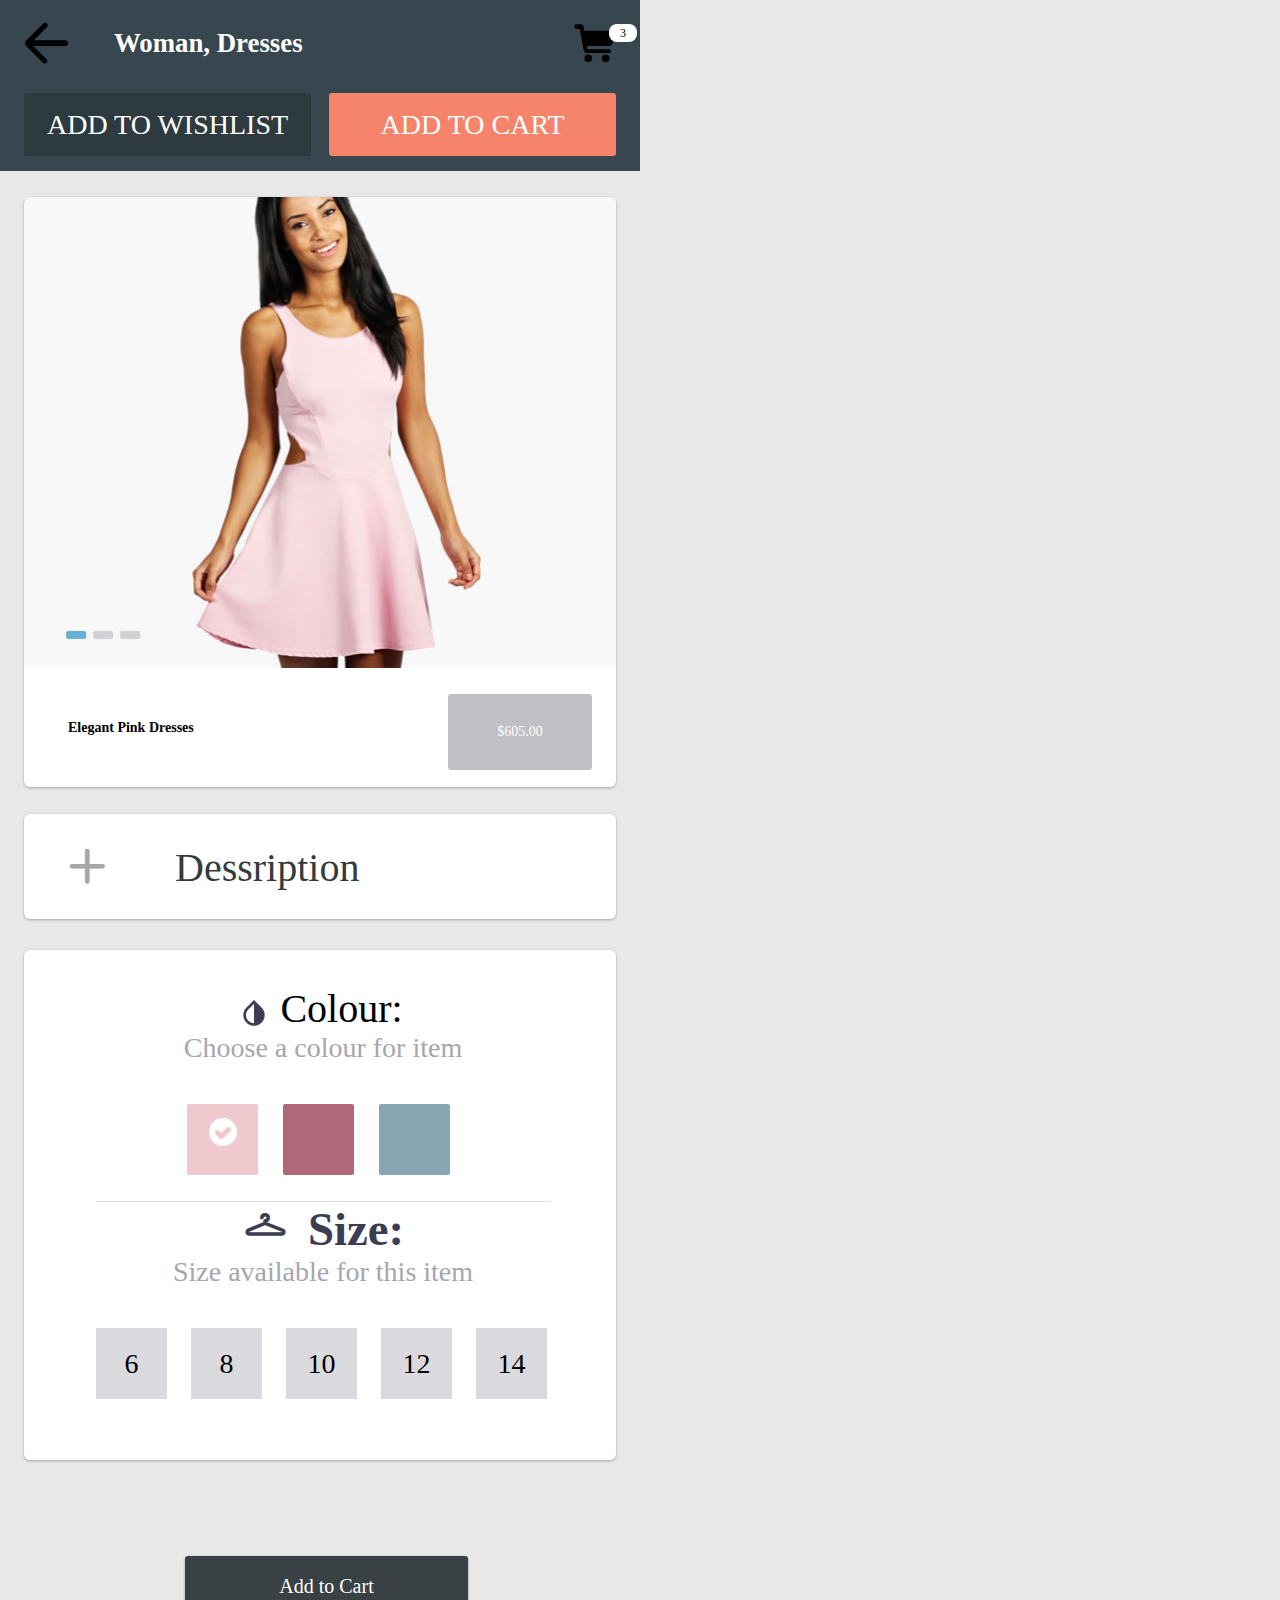
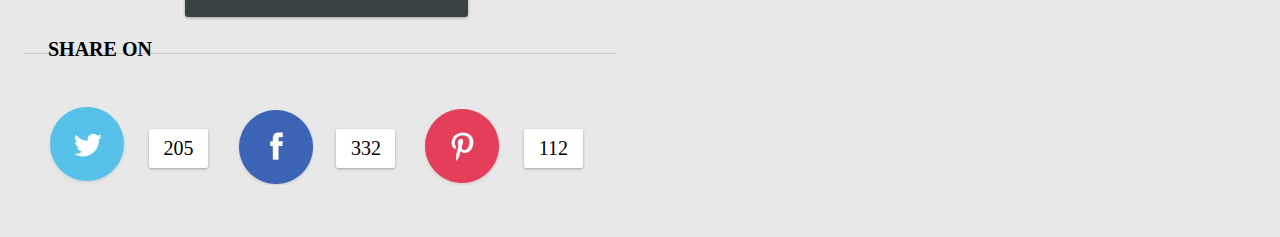
<file: index.html>
<!DOCTYPE html>
<html lang="en">
<head>
     <meta charset="UTF-8">
	<meta name="viewport" content="width=device-width, initial-scale=1.0">
	<meta http-equiv="X-UA-Compatible" content="ie=edge">
	<title>移动端商城</title>
	<link rel="stylesheet" href="css/common.css">
	<link rel="stylesheet" href="css/style.css">
	<link rel="stylesheet" href="font/iconfont.css">
	<script>
		window.onload = window.onresize = function(){
	        var view_width = document.getElementsByTagName('html')[0].getBoundingClientRect().width;
	        var _html = document.getElementsByTagName('html')[0];
	        view_width>640?_html.style.fontSize = 640 / 16 + 'px':_html.style.fontSize = view_width / 16 + 'px';
	    }
	</script>
</head>
<body>
	<!--header begin-->
	<header>
		<div class="top clearfix">
			<span class="iconfont fl">&#xe679;</span>
			<h6 class="fl">Woman, Dresses</h6>
			<span class="iconfont icon-gouwuche2 fr"><i>3</i></span>
		</div>
		<div class="btn cearfix">
			<a href="#" class="btn1 fl">ADD TO WISHLIST</a><a href="#" class="btn2 fr">ADD TO CART</a>
		</div>
	</header>
	<!--header end-->
	<!--content1 begin-->
	<div class="content1">
		<div class="banner">
			<div>
				<img src="images/banner.jpg" alt="">
			</div>
			<div class="bn_text">
				<p class="fl">Elegant Pink Dresses</p>
				<a href="#" class="fr">$605.00</a>
			</div>
		</div>
		<div class="jiahao">
			<p class="iconfont icon-iconjia-copy"><span>Dessription</span></p>
		</div>
	</div>
	<!--content1 end-->
	<!--content2 begin-->
	<div class="content2">
		<div class="shang">
			<img src="images/shuidi.jpg" alt=""><span>Colour:</span>
			<p>Choose a colour for item</p>
			<ul>
				<li class="li1"><img src="images/dui.jpg" alt=""></li>
				<li class="li2"></li>
				<li class="li3"></li>
			</ul>
		</div>
		<div class="xia">
			<h3 class="iconfont">&#xe69a;<span>Size:</span></h3>
			<p>Size available for this item</p>
			<ul>
				<li>6</li>
				<li>8</li>
				<li>10</li>
				<li>12</li>
				<li class="li4">14</li>
			</ul>
		</div>
	</div>
	<!--content2 end-->
	<!--content3 begin-->
	<div class="content3">
		<div class="a1">
			<a href="#" class="btn">Add to Cart</a>
		</div>
	</div>
	<!--content3 end-->
	<!--footer begin-->
	<footer>
		<h3>SHARE ON</h3>
		<ul>
			<li>
				<img src="images/a1.jpg" alt="">
				<span>205</span>
			</li>
			<li>
				<img src="images/a2.jpg" alt="">
				<span>332</span>
			</li>
			<li>
				<img src="images/a3.jpg" alt="">
				<span>112</span>
			</li>
		</ul>
	</footer>
	<!--footer end-->
</body>
</html>
</file>
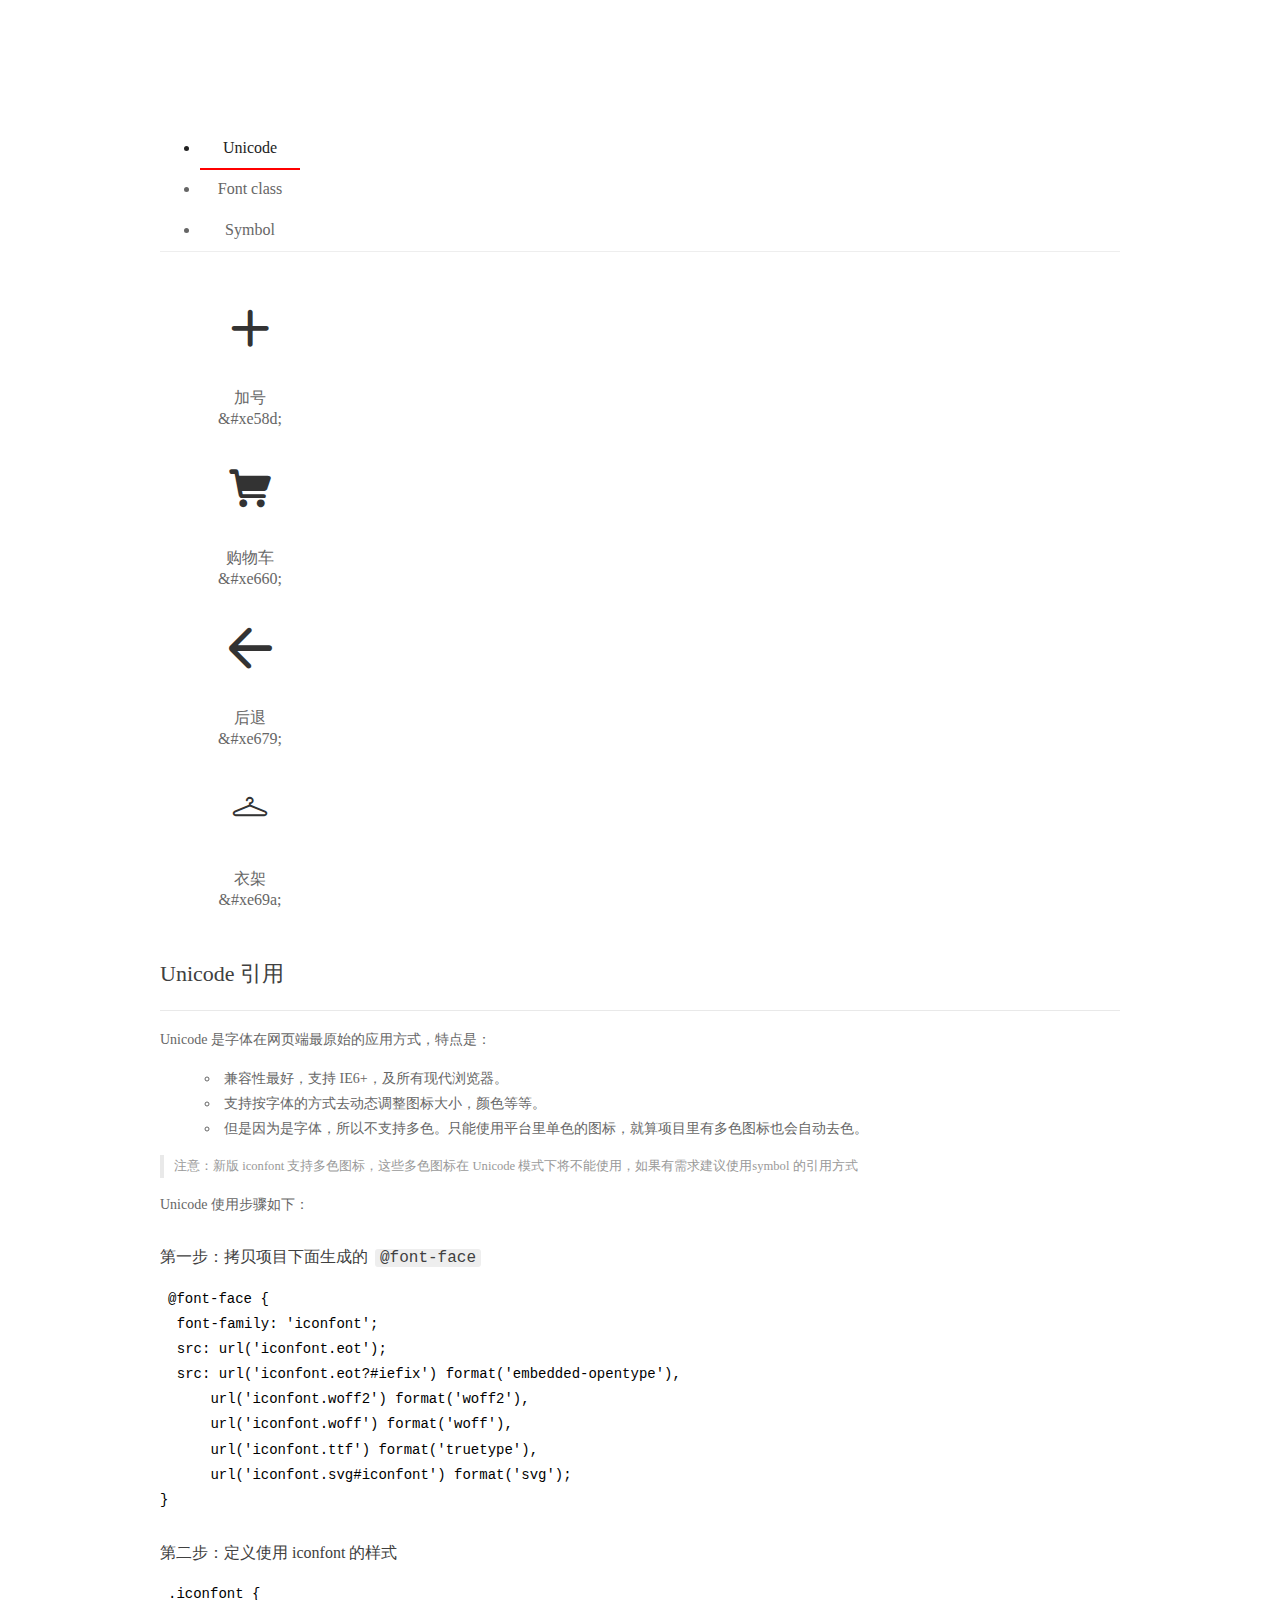
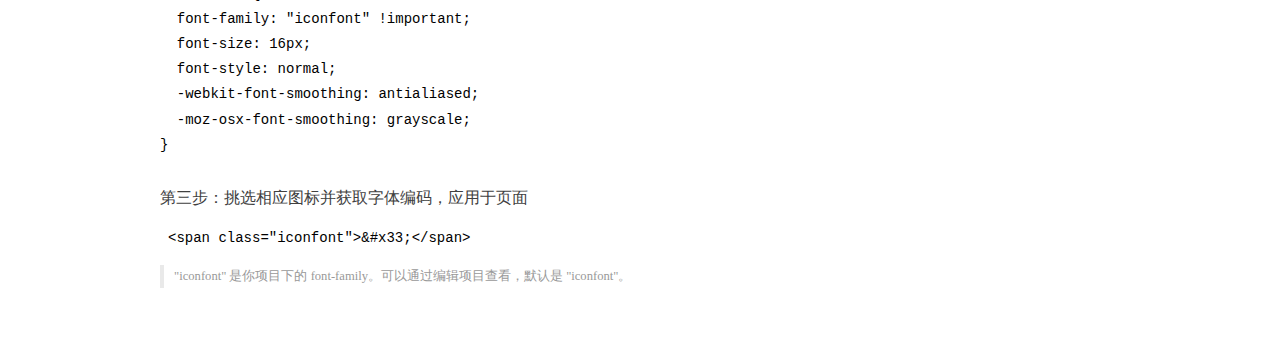
<file: font/demo_index.html>
<!DOCTYPE html>
<html>
<head>
  <meta charset="utf-8"/>
  <title>IconFont Demo</title>
  <link rel="shortcut icon" href="https://img.alicdn.com/tps/i4/TB1_oz6GVXXXXaFXpXXJDFnIXXX-64-64.ico" type="image/x-icon"/>
  <link rel="stylesheet" href="https://g.alicdn.com/thx/cube/1.3.2/cube.min.css">
  <link rel="stylesheet" href="demo.css">
  <link rel="stylesheet" href="iconfont.css">
  <script src="iconfont.js"></script>
  <!-- jQuery -->
  <script src="https://a1.alicdn.com/oss/uploads/2018/12/26/7bfddb60-08e8-11e9-9b04-53e73bb6408b.js"></script>
  <!-- 代码高亮 -->
  <script src="https://a1.alicdn.com/oss/uploads/2018/12/26/a3f714d0-08e6-11e9-8a15-ebf944d7534c.js"></script>
</head>
<body>
  <div class="main">
    <h1 class="logo"><a href="https://www.iconfont.cn/" title="iconfont 首页" target="_blank">&#xe86b;</a></h1>
    <div class="nav-tabs">
      <ul id="tabs" class="dib-box">
        <li class="dib active"><span>Unicode</span></li>
        <li class="dib"><span>Font class</span></li>
        <li class="dib"><span>Symbol</span></li>
      </ul>
      
    </div>
    <div class="tab-container">
      <div class="content unicode" style="display: block;">
          <ul class="icon_lists dib-box">
          
            <li class="dib">
              <span class="icon iconfont">&#xe58d;</span>
                <div class="name">加号</div>
                <div class="code-name">&amp;#xe58d;</div>
              </li>
          
            <li class="dib">
              <span class="icon iconfont">&#xe660;</span>
                <div class="name">购物车</div>
                <div class="code-name">&amp;#xe660;</div>
              </li>
          
            <li class="dib">
              <span class="icon iconfont">&#xe679;</span>
                <div class="name">后退</div>
                <div class="code-name">&amp;#xe679;</div>
              </li>
          
            <li class="dib">
              <span class="icon iconfont">&#xe69a;</span>
                <div class="name">衣架</div>
                <div class="code-name">&amp;#xe69a;</div>
              </li>
          
          </ul>
          <div class="article markdown">
          <h2 id="unicode-">Unicode 引用</h2>
          <hr>

          <p>Unicode 是字体在网页端最原始的应用方式，特点是：</p>
          <ul>
            <li>兼容性最好，支持 IE6+，及所有现代浏览器。</li>
            <li>支持按字体的方式去动态调整图标大小，颜色等等。</li>
            <li>但是因为是字体，所以不支持多色。只能使用平台里单色的图标，就算项目里有多色图标也会自动去色。</li>
          </ul>
          <blockquote>
            <p>注意：新版 iconfont 支持多色图标，这些多色图标在 Unicode 模式下将不能使用，如果有需求建议使用symbol 的引用方式</p>
          </blockquote>
          <p>Unicode 使用步骤如下：</p>
          <h3 id="-font-face">第一步：拷贝项目下面生成的 <code>@font-face</code></h3>
<pre><code class="language-css"
>@font-face {
  font-family: 'iconfont';
  src: url('iconfont.eot');
  src: url('iconfont.eot?#iefix') format('embedded-opentype'),
      url('iconfont.woff2') format('woff2'),
      url('iconfont.woff') format('woff'),
      url('iconfont.ttf') format('truetype'),
      url('iconfont.svg#iconfont') format('svg');
}
</code></pre>
          <h3 id="-iconfont-">第二步：定义使用 iconfont 的样式</h3>
<pre><code class="language-css"
>.iconfont {
  font-family: "iconfont" !important;
  font-size: 16px;
  font-style: normal;
  -webkit-font-smoothing: antialiased;
  -moz-osx-font-smoothing: grayscale;
}
</code></pre>
          <h3 id="-">第三步：挑选相应图标并获取字体编码，应用于页面</h3>
<pre>
<code class="language-html"
>&lt;span class="iconfont"&gt;&amp;#x33;&lt;/span&gt;
</code></pre>
          <blockquote>
            <p>"iconfont" 是你项目下的 font-family。可以通过编辑项目查看，默认是 "iconfont"。</p>
          </blockquote>
          </div>
      </div>
      <div class="content font-class">
        <ul class="icon_lists dib-box">
          
          <li class="dib">
            <span class="icon iconfont icon-iconjia-copy"></span>
            <div class="name">
              加号
            </div>
            <div class="code-name">.icon-iconjia-copy
            </div>
          </li>
          
          <li class="dib">
            <span class="icon iconfont icon-gouwuche2"></span>
            <div class="name">
              购物车
            </div>
            <div class="code-name">.icon-gouwuche2
            </div>
          </li>
          
          <li class="dib">
            <span class="icon iconfont icon-houtui"></span>
            <div class="name">
              后退
            </div>
            <div class="code-name">.icon-houtui
            </div>
          </li>
          
          <li class="dib">
            <span class="icon iconfont icon-yijia"></span>
            <div class="name">
              衣架
            </div>
            <div class="code-name">.icon-yijia
            </div>
          </li>
          
        </ul>
        <div class="article markdown">
        <h2 id="font-class-">font-class 引用</h2>
        <hr>

        <p>font-class 是 Unicode 使用方式的一种变种，主要是解决 Unicode 书写不直观，语意不明确的问题。</p>
        <p>与 Unicode 使用方式相比，具有如下特点：</p>
        <ul>
          <li>兼容性良好，支持 IE8+，及所有现代浏览器。</li>
          <li>相比于 Unicode 语意明确，书写更直观。可以很容易分辨这个 icon 是什么。</li>
          <li>因为使用 class 来定义图标，所以当要替换图标时，只需要修改 class 里面的 Unicode 引用。</li>
          <li>不过因为本质上还是使用的字体，所以多色图标还是不支持的。</li>
        </ul>
        <p>使用步骤如下：</p>
        <h3 id="-fontclass-">第一步：引入项目下面生成的 fontclass 代码：</h3>
<pre><code class="language-html">&lt;link rel="stylesheet" href="./iconfont.css"&gt;
</code></pre>
        <h3 id="-">第二步：挑选相应图标并获取类名，应用于页面：</h3>
<pre><code class="language-html">&lt;span class="iconfont icon-xxx"&gt;&lt;/span&gt;
</code></pre>
        <blockquote>
          <p>"
            iconfont" 是你项目下的 font-family。可以通过编辑项目查看，默认是 "iconfont"。</p>
        </blockquote>
      </div>
      </div>
      <div class="content symbol">
          <ul class="icon_lists dib-box">
          
            <li class="dib">
                <svg class="icon svg-icon" aria-hidden="true">
                  <use xlink:href="#icon-iconjia-copy"></use>
                </svg>
                <div class="name">加号</div>
                <div class="code-name">#icon-iconjia-copy</div>
            </li>
          
            <li class="dib">
                <svg class="icon svg-icon" aria-hidden="true">
                  <use xlink:href="#icon-gouwuche2"></use>
                </svg>
                <div class="name">购物车</div>
                <div class="code-name">#icon-gouwuche2</div>
            </li>
          
            <li class="dib">
                <svg class="icon svg-icon" aria-hidden="true">
                  <use xlink:href="#icon-houtui"></use>
                </svg>
                <div class="name">后退</div>
                <div class="code-name">#icon-houtui</div>
            </li>
          
            <li class="dib">
                <svg class="icon svg-icon" aria-hidden="true">
                  <use xlink:href="#icon-yijia"></use>
                </svg>
                <div class="name">衣架</div>
                <div class="code-name">#icon-yijia</div>
            </li>
          
          </ul>
          <div class="article markdown">
          <h2 id="symbol-">Symbol 引用</h2>
          <hr>

          <p>这是一种全新的使用方式，应该说这才是未来的主流，也是平台目前推荐的用法。相关介绍可以参考这篇<a href="">文章</a>
            这种用法其实是做了一个 SVG 的集合，与另外两种相比具有如下特点：</p>
          <ul>
            <li>支持多色图标了，不再受单色限制。</li>
            <li>通过一些技巧，支持像字体那样，通过 <code>font-size</code>, <code>color</code> 来调整样式。</li>
            <li>兼容性较差，支持 IE9+，及现代浏览器。</li>
            <li>浏览器渲染 SVG 的性能一般，还不如 png。</li>
          </ul>
          <p>使用步骤如下：</p>
          <h3 id="-symbol-">第一步：引入项目下面生成的 symbol 代码：</h3>
<pre><code class="language-html">&lt;script src="./iconfont.js"&gt;&lt;/script&gt;
</code></pre>
          <h3 id="-css-">第二步：加入通用 CSS 代码（引入一次就行）：</h3>
<pre><code class="language-html">&lt;style&gt;
.icon {
  width: 1em;
  height: 1em;
  vertical-align: -0.15em;
  fill: currentColor;
  overflow: hidden;
}
&lt;/style&gt;
</code></pre>
          <h3 id="-">第三步：挑选相应图标并获取类名，应用于页面：</h3>
<pre><code class="language-html">&lt;svg class="icon" aria-hidden="true"&gt;
  &lt;use xlink:href="#icon-xxx"&gt;&lt;/use&gt;
&lt;/svg&gt;
</code></pre>
          </div>
      </div>

    </div>
  </div>
  <script>
  $(document).ready(function () {
      $('.tab-container .content:first').show()

      $('#tabs li').click(function (e) {
        var tabContent = $('.tab-container .content')
        var index = $(this).index()

        if ($(this).hasClass('active')) {
          return
        } else {
          $('#tabs li').removeClass('active')
          $(this).addClass('active')

          tabContent.hide().eq(index).fadeIn()
        }
      })
    })
  </script>
</body>
</html>
</file>
<file: css/common.css>
*{
	margin: 0;
	padding: 0;
}
ul{
	list-style: none;
}
a{
	text-decoration: none;
}
img{
	vertical-align: middle;
}
em,i{
	font-style: normal;
}
.fl{
	float: left;
}
.fr{
	float: right;
}
.clearfix:after{
	content: '';
	display: block;
	clear: both;
}
</file>
<file: css/style.css>
body{
	background-color: #E8E8E8;
}
/*header begin*/
header{
	background-color: #38474F;
	padding: 0.75rem 0.6rem 0.375rem 0.6rem;
	position: fixed;
	left: 0; top: 0;
	width: 16rem;
	box-sizing: border-box;

}
header h6{
	color: #fff;
	margin-left: 1.125rem;
}

header span{
	font-size: 1.05rem;
	position: relative;
}
header span i{
	width: 0.7rem;
	height: 0.45rem;
	background-color: #fff;
	position: absolute;
	right: -0.525rem; top:-0.15rem;
	border-radius: 8px;
	font-size: 12px;
	color: black;
	text-align: center;
	line-height: 0.45rem;
}
header .top{
     line-height: 0.65rem;
	 margin-bottom: 0.925rem;
}

header .btn a{
	width: 7.175rem;
	height: 1.575rem; 
	line-height: 1.575rem;
	font-size: 0.7rem;
	text-align: center;
	color: #fff;
	border-radius: 3px;
}
header .btn .btn1{
	background-color:#2D3A40;
}
header .btn .btn2{
	background-color: #F6846A;
}
/*header end*/
/*content1 begin*/
.content1{
	margin-top:4.925rem;
	box-sizing: border-box;
	padding: 0 0.6rem;
}
.banner{
	width: 14.8rem;
	border-radius: 6px;
	background-color: #fff;
	box-shadow: 0 1px 3px rgba(0,0,0,.3);
}
.banner img{
	width: 14.8rem;
}
.banner .bn_text{
	height: 1.675rem;
	line-height: 1.675rem;
	padding: 0.65rem 0;
	font-size: 14px;
}
.bn_text p{
	margin-left: 1.1rem;
	font-weight: bold;
}
.bn_text a{
	margin-right: 0.6rem;
	width: 3.6rem;
	height: 1.9rem;
	background-color: #BFBFC4;
	text-align: center;
	line-height: 1.9rem;
	color: #fff;
	border-radius: 3px;
}
.jiahao{
	width: 14.8rem;
	height: 2.625rem;
	background-color: #FFF;
	border-radius: 6px;
	box-shadow: 0 1px 3px rgba(0,0,0,.3);
	margin-top:0.675rem;
}
.jiahao p{
	color: #A6A6AD;
	line-height: 2.625rem;
	margin-left:1.075rem;
}
.jiahao span{
	display: inline-block;
	padding-left: 1.7rem;
	color: #323C3F;
}
/*content1 end*/
/*content2 begin*/
.content2{
	margin-top:0.775rem;
	margin-left:0.6rem;
	width: 14.8rem;
	height:12.75rem;
	background-color: #FFFFFF;
	border-radius: 6px;
	box-shadow: 0 1px 3px rgba(0,0,0,.3);
}
.content2 .shang{
	margin-left:1.8rem;
	width: 11.35rem;
	height: 6.275rem;
	text-align: center;
	border-bottom: 1px solid #DCDCDC;
}
.content2 .shang span{
	display: inline-block;
	margin-left: 0.375rem;
	margin-top: 0.875rem;
}
.content2 .shang p{
	font-size: 0.7rem;
	color: #A6A6AD;
}
.content2 .shang ul{
	margin-top:1rem;
}
.content2 .shang li{
	width:1.775rem;
	height:1.775rem;
	float: left;
}
.content2 .shang .li1{
	background-color:#F0C9CE;
	margin-left:2.275rem;
	margin-right:0.625rem;
	border-radius:2px;
}
.content2 .shang .li1 img{
	line-height:1.775rem;
}
.content2 .shang .li2{
	background-color: #AF687A;
	margin-right:0.625rem;
	border-radius:2px;
}
.content2 .shang .li3{
	background-color: #87A6B2;
	border-radius:2px;
}
.content2 .xia{
	margin-left:1.8rem;
	width: 11.35rem;
	height: 6.275rem;
	text-align: center;
}
.content2 .xia h3{
	color:#3C3D53;
}
.content2 span{
	margin-left:0.475rem;
}
.content2 .xia p{
	font-size: 0.7rem;
	color: #A6A6AD;
}
.content2 .xia ul{
	margin-top:1rem;
}
.content2 .xia li{
	width:1.775rem;
	height:1.775rem;
	line-height:1.775rem;
	float: left;
	background-color:#DADADE;
	color:#000;
	font-size:0.7rem;
	text-align:center;
	margin-right:0.6rem;
}
.content2 .xia .li4{
	margin-right:-0.6rem;
}
.content2 .xia li:hover{
	background-color:#67B0D6;
	color:#FFF;
}
/*content2 end*/
/*content3 begin*/
.content3{
	width:14.8rem;
	height:4.825rem;
	position:relative;
	margin-left:0.6rem;
}
.a1{
	position:absolute;
	top:50%; left:4.025rem;
	width:7.075rem;
	height:1.525rem;
	background-color:#3A4144;
	line-height:1.525rem;
	text-align:center;
	border-radius:3px;
	font-size:0.5rem;
	box-shadow: 0 1px 3px rgba(0,0,0,.3);
}
.a1 .btn{
	color:#FFF;
}
/*content3 end*/
/*footer begin*/
footer{
	width:14.8rem;
	height:4.575rem;
	position:relative;
	margin-left:0.6rem;
	border-top:1px solid #C9CBCC;

}
footer h3{
	font-size:0.5rem;
	position:absolute;
	top:-0.4rem;left:0.6rem;
}
footer ul{
	margin-left:0.6rem;
}
footer li{
	width:33%;
	margin-top:1.325rem;
	float:left;
}
footer li img{
	width:1.95rem;
	height:1.95rem;
}
footer li span{
	width:1.475rem;
	height:0.975rem;
	line-height:0.975rem;
	display:inline-block;
	font-size:0.5rem;
	border-radius:2px;
	text-align:center;
	background-color:#FFF;
	margin-left:0.325rem;
	box-shadow: 0 1px 3px rgba(0,0,0,.3);
}
/*footer end*/
</file>
<file: font/iconfont.css>
@font-face {font-family: "iconfont";
  src: url('iconfont.eot?t=1608646060234'); /* IE9 */
  src: url('iconfont.eot?t=1608646060234#iefix') format('embedded-opentype'), /* IE6-IE8 */
  url('[data-uri]') format('woff2'),
  url('iconfont.woff?t=1608646060234') format('woff'),
  url('iconfont.ttf?t=1608646060234') format('truetype'), /* chrome, firefox, opera, Safari, Android, iOS 4.2+ */
  url('iconfont.svg?t=1608646060234#iconfont') format('svg'); /* iOS 4.1- */
}

.iconfont {
  font-family: "iconfont" !important;
  font-style: normal;
  -webkit-font-smoothing: antialiased;
  -moz-osx-font-smoothing: grayscale;
}

.icon-iconjia-copy:before {
  content: "\e58d";
}

.icon-gouwuche2:before {
  content: "\e660";
}

.icon-houtui:before {
  content: "\e679";
}

.icon-yijia:before {
  content: "\e69a";
}
</file>
<file: font/demo.css>
/* Logo 字体 */
@font-face {
  font-family: "iconfont logo";
  src: url('https://at.alicdn.com/t/font_985780_km7mi63cihi.eot?t=1545807318834');
  src: url('https://at.alicdn.com/t/font_985780_km7mi63cihi.eot?t=1545807318834#iefix') format('embedded-opentype'),
    url('https://at.alicdn.com/t/font_985780_km7mi63cihi.woff?t=1545807318834') format('woff'),
    url('https://at.alicdn.com/t/font_985780_km7mi63cihi.ttf?t=1545807318834') format('truetype'),
    url('https://at.alicdn.com/t/font_985780_km7mi63cihi.svg?t=1545807318834#iconfont') format('svg');
}

.logo {
  font-family: "iconfont logo";
  font-size: 160px;
  font-style: normal;
  -webkit-font-smoothing: antialiased;
  -moz-osx-font-smoothing: grayscale;
}

/* tabs */
.nav-tabs {
  position: relative;
}

.nav-tabs .nav-more {
  position: absolute;
  right: 0;
  bottom: 0;
  height: 42px;
  line-height: 42px;
  color: #666;
}

#tabs {
  border-bottom: 1px solid #eee;
}

#tabs li {
  cursor: pointer;
  width: 100px;
  height: 40px;
  line-height: 40px;
  text-align: center;
  font-size: 16px;
  border-bottom: 2px solid transparent;
  position: relative;
  z-index: 1;
  margin-bottom: -1px;
  color: #666;
}


#tabs .active {
  border-bottom-color: #f00;
  color: #222;
}

.tab-container .content {
  display: none;
}

/* 页面布局 */
.main {
  padding: 30px 100px;
  width: 960px;
  margin: 0 auto;
}

.main .logo {
  color: #333;
  text-align: left;
  margin-bottom: 30px;
  line-height: 1;
  height: 110px;
  margin-top: -50px;
  overflow: hidden;
  *zoom: 1;
}

.main .logo a {
  font-size: 160px;
  color: #333;
}

.helps {
  margin-top: 40px;
}

.helps pre {
  padding: 20px;
  margin: 10px 0;
  border: solid 1px #e7e1cd;
  background-color: #fffdef;
  overflow: auto;
}

.icon_lists {
  width: 100% !important;
  overflow: hidden;
  *zoom: 1;
}

.icon_lists li {
  width: 100px;
  margin-bottom: 10px;
  margin-right: 20px;
  text-align: center;
  list-style: none !important;
  cursor: default;
}

.icon_lists li .code-name {
  line-height: 1.2;
}

.icon_lists .icon {
  display: block;
  height: 100px;
  line-height: 100px;
  font-size: 42px;
  margin: 10px auto;
  color: #333;
  -webkit-transition: font-size 0.25s linear, width 0.25s linear;
  -moz-transition: font-size 0.25s linear, width 0.25s linear;
  transition: font-size 0.25s linear, width 0.25s linear;
}

.icon_lists .icon:hover {
  font-size: 100px;
}

.icon_lists .svg-icon {
  /* 通过设置 font-size 来改变图标大小 */
  width: 1em;
  /* 图标和文字相邻时，垂直对齐 */
  vertical-align: -0.15em;
  /* 通过设置 color 来改变 SVG 的颜色/fill */
  fill: currentColor;
  /* path 和 stroke 溢出 viewBox 部分在 IE 下会显示
      normalize.css 中也包含这行 */
  overflow: hidden;
}

.icon_lists li .name,
.icon_lists li .code-name {
  color: #666;
}

/* markdown 样式 */
.markdown {
  color: #666;
  font-size: 14px;
  line-height: 1.8;
}

.highlight {
  line-height: 1.5;
}

.markdown img {
  vertical-align: middle;
  max-width: 100%;
}

.markdown h1 {
  color: #404040;
  font-weight: 500;
  line-height: 40px;
  margin-bottom: 24px;
}

.markdown h2,
.markdown h3,
.markdown h4,
.markdown h5,
.markdown h6 {
  color: #404040;
  margin: 1.6em 0 0.6em 0;
  font-weight: 500;
  clear: both;
}

.markdown h1 {
  font-size: 28px;
}

.markdown h2 {
  font-size: 22px;
}

.markdown h3 {
  font-size: 16px;
}

.markdown h4 {
  font-size: 14px;
}

.markdown h5 {
  font-size: 12px;
}

.markdown h6 {
  font-size: 12px;
}

.markdown hr {
  height: 1px;
  border: 0;
  background: #e9e9e9;
  margin: 16px 0;
  clear: both;
}

.markdown p {
  margin: 1em 0;
}

.markdown>p,
.markdown>blockquote,
.markdown>.highlight,
.markdown>ol,
.markdown>ul {
  width: 80%;
}

.markdown ul>li {
  list-style: circle;
}

.markdown>ul li,
.markdown blockquote ul>li {
  margin-left: 20px;
  padding-left: 4px;
}

.markdown>ul li p,
.markdown>ol li p {
  margin: 0.6em 0;
}

.markdown ol>li {
  list-style: decimal;
}

.markdown>ol li,
.markdown blockquote ol>li {
  margin-left: 20px;
  padding-left: 4px;
}

.markdown code {
  margin: 0 3px;
  padding: 0 5px;
  background: #eee;
  border-radius: 3px;
}

.markdown strong,
.markdown b {
  font-weight: 600;
}

.markdown>table {
  border-collapse: collapse;
  border-spacing: 0px;
  empty-cells: show;
  border: 1px solid #e9e9e9;
  width: 95%;
  margin-bottom: 24px;
}

.markdown>table th {
  white-space: nowrap;
  color: #333;
  font-weight: 600;
}

.markdown>table th,
.markdown>table td {
  border: 1px solid #e9e9e9;
  padding: 8px 16px;
  text-align: left;
}

.markdown>table th {
  background: #F7F7F7;
}

.markdown blockquote {
  font-size: 90%;
  color: #999;
  border-left: 4px solid #e9e9e9;
  padding-left: 0.8em;
  margin: 1em 0;
}

.markdown blockquote p {
  margin: 0;
}

.markdown .anchor {
  opacity: 0;
  transition: opacity 0.3s ease;
  margin-left: 8px;
}

.markdown .waiting {
  color: #ccc;
}

.markdown h1:hover .anchor,
.markdown h2:hover .anchor,
.markdown h3:hover .anchor,
.markdown h4:hover .anchor,
.markdown h5:hover .anchor,
.markdown h6:hover .anchor {
  opacity: 1;
  display: inline-block;
}

.markdown>br,
.markdown>p>br {
  clear: both;
}


.hljs {
  display: block;
  background: white;
  padding: 0.5em;
  color: #333333;
  overflow-x: auto;
}

.hljs-comment,
.hljs-meta {
  color: #969896;
}

.hljs-string,
.hljs-variable,
.hljs-template-variable,
.hljs-strong,
.hljs-emphasis,
.hljs-quote {
  color: #df5000;
}

.hljs-keyword,
.hljs-selector-tag,
.hljs-type {
  color: #a71d5d;
}

.hljs-literal,
.hljs-symbol,
.hljs-bullet,
.hljs-attribute {
  color: #0086b3;
}

.hljs-section,
.hljs-name {
  color: #63a35c;
}

.hljs-tag {
  color: #333333;
}

.hljs-title,
.hljs-attr,
.hljs-selector-id,
.hljs-selector-class,
.hljs-selector-attr,
.hljs-selector-pseudo {
  color: #795da3;
}

.hljs-addition {
  color: #55a532;
  background-color: #eaffea;
}

.hljs-deletion {
  color: #bd2c00;
  background-color: #ffecec;
}

.hljs-link {
  text-decoration: underline;
}

/* 代码高亮 */
/* PrismJS 1.15.0
https://prismjs.com/download.html#themes=prism&languages=markup+css+clike+javascript */
/**
 * prism.js default theme for JavaScript, CSS and HTML
 * Based on dabblet (http://dabblet.com)
 * @author Lea Verou
 */
code[class*="language-"],
pre[class*="language-"] {
  color: black;
  background: none;
  text-shadow: 0 1px white;
  font-family: Consolas, Monaco, 'Andale Mono', 'Ubuntu Mono', monospace;
  text-align: left;
  white-space: pre;
  word-spacing: normal;
  word-break: normal;
  word-wrap: normal;
  line-height: 1.5;

  -moz-tab-size: 4;
  -o-tab-size: 4;
  tab-size: 4;

  -webkit-hyphens: none;
  -moz-hyphens: none;
  -ms-hyphens: none;
  hyphens: none;
}

pre[class*="language-"]::-moz-selection,
pre[class*="language-"] ::-moz-selection,
code[class*="language-"]::-moz-selection,
code[class*="language-"] ::-moz-selection {
  text-shadow: none;
  background: #b3d4fc;
}

pre[class*="language-"]::selection,
pre[class*="language-"] ::selection,
code[class*="language-"]::selection,
code[class*="language-"] ::selection {
  text-shadow: none;
  background: #b3d4fc;
}

@media print {

  code[class*="language-"],
  pre[class*="language-"] {
    text-shadow: none;
  }
}

/* Code blocks */
pre[class*="language-"] {
  padding: 1em;
  margin: .5em 0;
  overflow: auto;
}

:not(pre)>code[class*="language-"],
pre[class*="language-"] {
  background: #f5f2f0;
}

/* Inline code */
:not(pre)>code[class*="language-"] {
  padding: .1em;
  border-radius: .3em;
  white-space: normal;
}

.token.comment,
.token.prolog,
.token.doctype,
.token.cdata {
  color: slategray;
}

.token.punctuation {
  color: #999;
}

.namespace {
  opacity: .7;
}

.token.property,
.token.tag,
.token.boolean,
.token.number,
.token.constant,
.token.symbol,
.token.deleted {
  color: #905;
}

.token.selector,
.token.attr-name,
.token.string,
.token.char,
.token.builtin,
.token.inserted {
  color: #690;
}

.token.operator,
.token.entity,
.token.url,
.language-css .token.string,
.style .token.string {
  color: #9a6e3a;
  background: hsla(0, 0%, 100%, .5);
}

.token.atrule,
.token.attr-value,
.token.keyword {
  color: #07a;
}

.token.function,
.token.class-name {
  color: #DD4A68;
}

.token.regex,
.token.important,
.token.variable {
  color: #e90;
}

.token.important,
.token.bold {
  font-weight: bold;
}

.token.italic {
  font-style: italic;
}

.token.entity {
  cursor: help;
}
</file>
